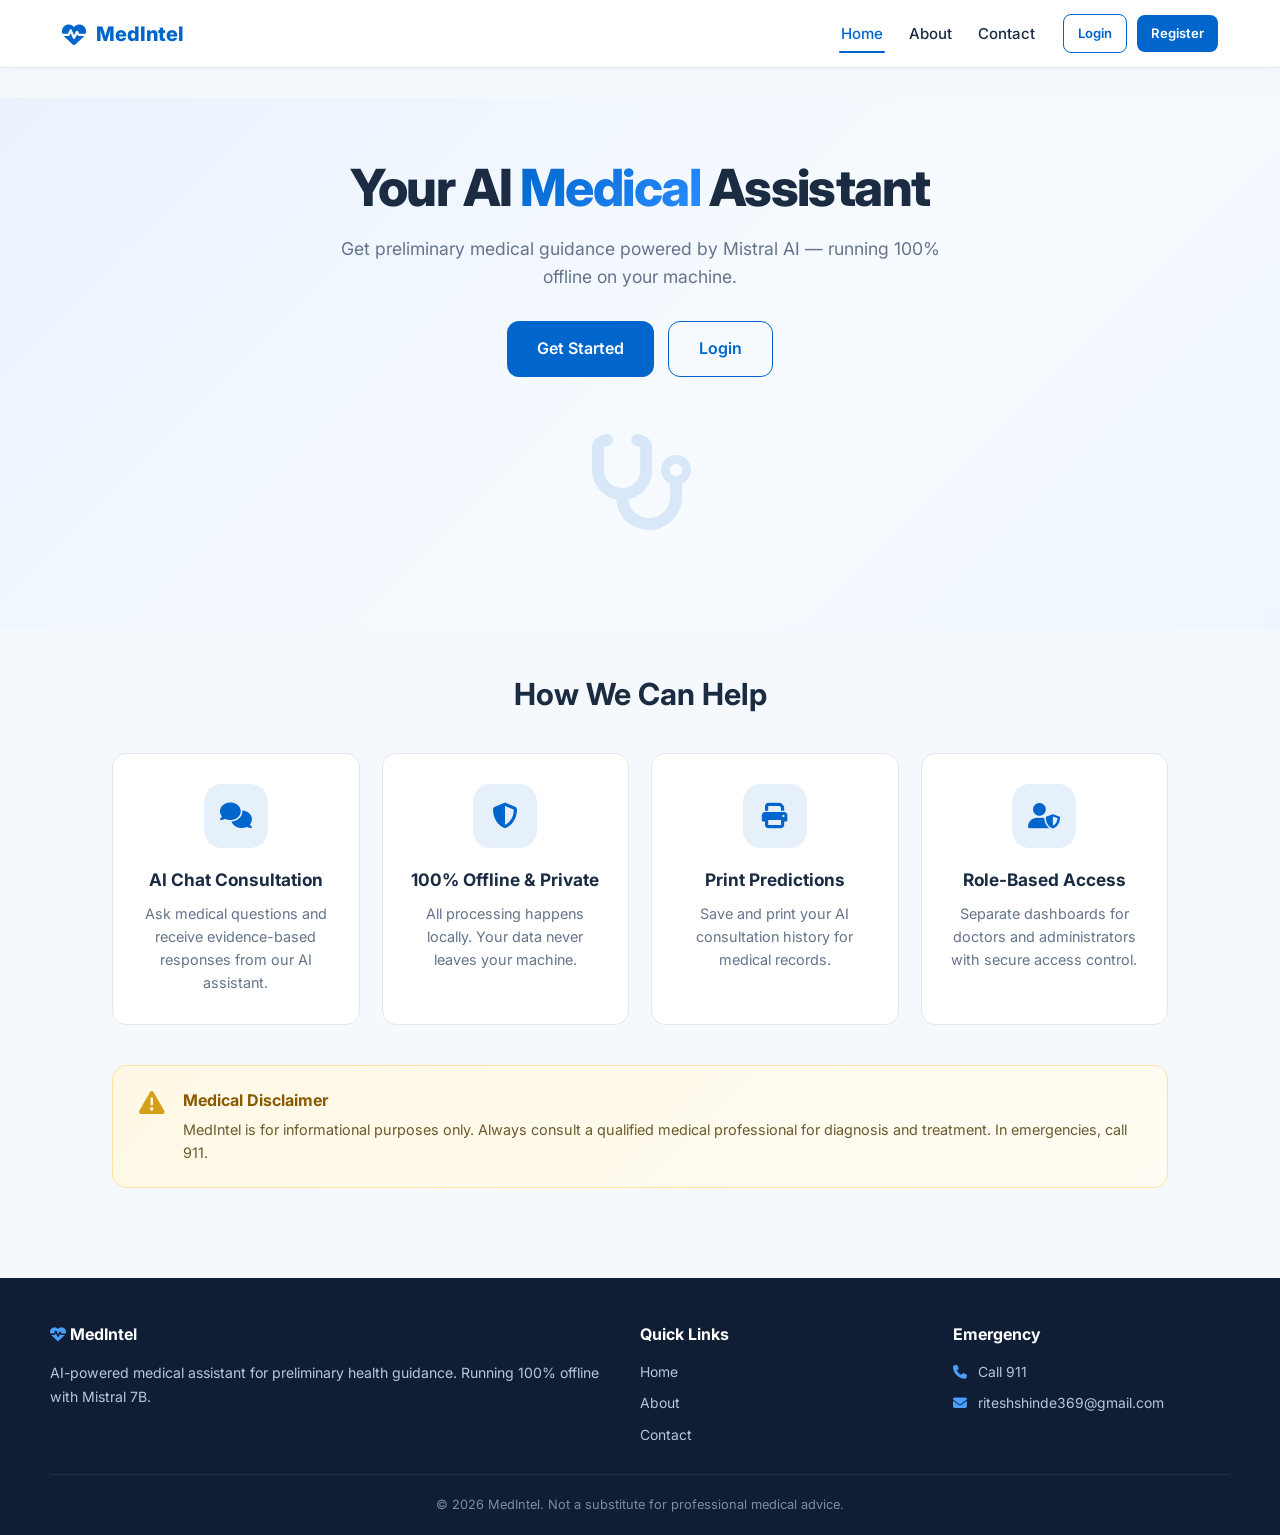
<file: medintel.html>
<!DOCTYPE html>
<html lang="en">
<head>
<meta charset="UTF-8" />
<meta name="viewport" content="width=device-width, initial-scale=1.0" />
<title>MedIntel — AI Medical Assistant</title>

<link rel="stylesheet" href="https://cdnjs.cloudflare.com/ajax/libs/font-awesome/6.4.0/css/all.min.css">
<link rel="preconnect" href="https://fonts.googleapis.com">
<link rel="preconnect" href="https://fonts.gstatic.com" crossorigin>
<link href="https://fonts.googleapis.com/css2?family=Inter:wght@300;400;500;600;700;800&display=swap" rel="stylesheet">

<style>
/* =========================================================
   THEME
   ========================================================= */
:root{
  --primary:#0066cc;
  --primary-dark:#004d99;
  --primary-light:#e6f0fa;
  --accent:#28a745;
  --danger:#dc3545;
  --warning:#ffc107;
  --ink:#1a2b42;
  --muted:#64748b;
  --line:#e2e8f0;
  --bg:#f5f8fc;
  --shadow:0 10px 30px -12px rgba(15,40,80,.18);
  --radius:14px;
}
*{margin:0;padding:0;box-sizing:border-box}
html,body{height:100%}
body{
  font-family:'Inter',system-ui,-apple-system,sans-serif;
  background:var(--bg); color:var(--ink); line-height:1.6;
  display:flex; flex-direction:column; min-height:100vh;
}
a{color:var(--primary); text-decoration:none; transition:.15s}
a:hover{color:var(--primary-dark)}
button{font-family:inherit; cursor:pointer}

/* =========================================================
   NAVBAR
   ========================================================= */
.navbar{
  background:#fff; border-bottom:1px solid var(--line);
  position:sticky; top:0; z-index:100;
  box-shadow:0 2px 10px -8px rgba(0,40,90,.25);
}
.nav-container{
  max-width:1200px; margin:0 auto;
  display:flex; align-items:center; justify-content:space-between;
  padding:14px 22px; gap:18px;
}
.nav-logo{
  display:flex; align-items:center; gap:10px;
  font-weight:800; font-size:1.25rem; color:var(--primary);
}
.nav-logo i{font-size:1.5rem}
.nav-menu{display:flex; align-items:center; gap:26px; flex:1; justify-content:flex-end}
.nav-links{display:flex; list-style:none; gap:22px; align-items:center; flex-wrap:wrap}
.nav-link{
  font-size:.94rem; font-weight:500; color:var(--ink);
  padding:6px 2px; position:relative;
}
.nav-link:hover,.nav-link.active{color:var(--primary)}
.nav-link.active::after{
  content:''; position:absolute; bottom:-4px; left:0; right:0;
  height:2px; background:var(--primary); border-radius:2px;
}
.nav-auth{display:flex; align-items:center; gap:10px}
.user-badge{
  display:inline-flex; align-items:center; gap:7px;
  font-size:.82rem; font-weight:600;
  padding:7px 14px; border-radius:999px;
  background:var(--primary-light); color:var(--primary);
}
.user-badge.admin{background:#fff3cd; color:#8a5a00}
.hamburger{
  display:none; background:none; border:none;
  flex-direction:column; gap:5px; padding:6px;
}
.hamburger span{
  width:24px; height:2.5px; background:var(--ink); border-radius:2px;
}

/* =========================================================
   BUTTONS
   ========================================================= */
.btn{
  display:inline-flex; align-items:center; justify-content:center; gap:8px;
  padding:11px 22px; border-radius:10px; border:none;
  font-size:.92rem; font-weight:600; cursor:pointer;
  transition:.18s; text-decoration:none;
}
.btn-primary{background:var(--primary); color:#fff}
.btn-primary:hover{background:var(--primary-dark); transform:translateY(-1px)}
.btn-outline{
  background:transparent; color:var(--primary);
  border:1.5px solid var(--primary);
}
.btn-outline:hover{background:var(--primary-light)}
.btn-danger{background:var(--danger); color:#fff}
.btn-danger:hover{background:#b02a37}
.btn-sm{padding:8px 14px; font-size:.82rem; border-radius:8px}
.btn-xs{padding:5px 10px; font-size:.75rem; border-radius:7px}
.btn-lg{padding:14px 30px; font-size:1rem; border-radius:12px}
.btn-block{width:100%}
.btn:disabled{background:#b9c8de; cursor:not-allowed; transform:none; opacity:.7}

/* =========================================================
   LAYOUT
   ========================================================= */
main{flex:1; padding:30px 0 50px}
.container{max-width:1180px; margin:0 auto; padding:0 22px}

.page-header{text-align:center; padding:30px 20px 40px}
.page-header h1{
  font-size:2.2rem; font-weight:800; letter-spacing:-.02em;
  margin-bottom:10px;
}
.page-header p{color:var(--muted); font-size:1.05rem}

.content-section{max-width:1100px; margin:0 auto; padding:0 22px}

/* =========================================================
   HERO
   ========================================================= */
.hero{
  background:linear-gradient(135deg,#eaf2fd 0%,#f7fbff 60%,#eef6ff 100%);
  padding:60px 22px 70px; margin-bottom:40px;
}
.hero-content{max-width:640px; margin:0 auto; text-align:center}
.hero h1{
  font-size:clamp(2rem,4.5vw,3.2rem);
  font-weight:800; letter-spacing:-.03em;
  line-height:1.15; margin-bottom:18px;
}
.hero h1 .highlight{
  background:linear-gradient(135deg,var(--primary),#2b8cff);
  -webkit-background-clip:text; -webkit-text-fill-color:transparent;
  background-clip:text;
}
.hero p{color:var(--muted); font-size:1.1rem; margin-bottom:30px}
.hero-buttons{display:flex; justify-content:center; gap:14px; flex-wrap:wrap}
.hero-graphic{
  text-align:center; margin-top:30px; font-size:6rem;
  color:var(--primary); opacity:.12;
}

/* =========================================================
   FEATURES
   ========================================================= */
.features{max-width:1100px; margin:0 auto; padding:0 22px 40px}
.features h2{
  text-align:center; font-size:1.9rem; font-weight:700;
  margin-bottom:34px;
}
.features-grid{
  display:grid; grid-template-columns:repeat(auto-fit,minmax(240px,1fr));
  gap:22px;
}
.feature-card{
  background:#fff; border:1px solid var(--line);
  border-radius:var(--radius); padding:30px 24px;
  text-align:center; transition:.22s;
}
.feature-card:hover{
  transform:translateY(-5px);
  box-shadow:var(--shadow); border-color:#c9dbf5;
}
.feature-icon{
  width:64px; height:64px; margin:0 auto 18px;
  border-radius:18px; display:grid; place-items:center;
  background:var(--primary-light); color:var(--primary);
  font-size:1.6rem;
}
.feature-card h3{font-size:1.08rem; margin-bottom:8px; font-weight:700}
.feature-card p{color:var(--muted); font-size:.9rem}

/* =========================================================
   DISCLAIMER
   ========================================================= */
.disclaimer-banner{max-width:1100px; margin:0 auto 40px; padding:0 22px}
.disclaimer-content{
  background:linear-gradient(135deg,#fff8e5,#fffcf3);
  border:1px solid #ffe3a3; border-radius:var(--radius);
  padding:22px 26px; display:flex; gap:18px; align-items:flex-start;
}
.disclaimer-content i{color:#d4a017; font-size:1.6rem; margin-top:2px}
.disclaimer-content h3{font-size:1rem; color:#8a5a00; margin-bottom:5px}
.disclaimer-content p{font-size:.9rem; color:#6b5a2b}

/* =========================================================
   ABOUT
   ========================================================= */
.about-grid{
  display:grid; grid-template-columns:repeat(auto-fit,minmax(240px,1fr));
  gap:22px;
}
.about-card{
  background:#fff; border:1px solid var(--line);
  border-radius:var(--radius); padding:32px 26px;
  transition:.22s;
}
.about-card:hover{transform:translateY(-4px); box-shadow:var(--shadow)}
.about-card i{
  font-size:1.7rem; color:var(--primary);
  background:var(--primary-light);
  width:56px; height:56px; border-radius:16px;
  display:grid; place-items:center; margin-bottom:16px;
}
.about-card h3{font-size:1.08rem; margin-bottom:8px; font-weight:700}
.about-card p{color:var(--muted); font-size:.9rem}

/* =========================================================
   CONTACT
   ========================================================= */
.contact-grid{
  display:grid; grid-template-columns:1fr 1.2fr; gap:30px;
}
@media(max-width:800px){.contact-grid{grid-template-columns:1fr}}
.contact-info{
  background:#fff; border:1px solid var(--line);
  border-radius:var(--radius); padding:34px 28px;
  display:flex; flex-direction:column; gap:26px;
}
.contact-item{display:flex; gap:16px; align-items:flex-start}
.contact-item i{
  width:44px; height:44px; flex-shrink:0; border-radius:12px;
  background:var(--primary-light); color:var(--primary);
  display:grid; place-items:center; font-size:1.05rem;
}
.contact-item h3{font-size:.95rem; margin-bottom:2px}
.contact-item p{color:var(--muted); font-size:.88rem}
.contact-form-card{
  background:#fff; border:1px solid var(--line);
  border-radius:var(--radius); padding:34px 30px;
}
.contact-form-card h3{font-size:1.15rem; margin-bottom:22px; font-weight:700}

/* =========================================================
   FORMS
   ========================================================= */
.form-group{margin-bottom:18px}
.form-group label{
  display:block; font-size:.84rem; font-weight:600;
  margin-bottom:7px;
}
.form-group input,.form-group textarea,.form-group select{
  width:100%; padding:12px 16px; border-radius:10px;
  border:1.5px solid var(--line); background:#fbfdff;
  font-size:.92rem; font-family:inherit; color:var(--ink);
  transition:.18s; outline:none;
}
.form-group input:focus,.form-group textarea:focus{
  border-color:var(--primary); background:#fff;
  box-shadow:0 0 0 4px rgba(0,102,204,.10);
}
.form-group textarea{resize:vertical; min-height:110px}

/* =========================================================
   AUTH
   ========================================================= */
.auth-page{
  min-height:calc(100vh - 250px);
  display:flex; align-items:center; justify-content:center;
  padding:40px 20px;
}
.auth-card{
  width:100%; max-width:480px; background:#fff;
  border-radius:20px; padding:44px 40px;
  box-shadow:var(--shadow); border:1px solid var(--line);
}
.auth-header{text-align:center; margin-bottom:30px}
.auth-header i{
  width:70px; height:70px; border-radius:20px;
  background:linear-gradient(135deg,var(--primary),#2b8cff);
  color:#fff; display:grid; place-items:center;
  font-size:1.8rem; margin:0 auto 16px;
  box-shadow:0 14px 28px -14px rgba(0,102,204,.7);
}
.auth-header h2{font-size:1.5rem; font-weight:700; margin-bottom:5px}
.auth-header p{color:var(--muted); font-size:.9rem}
.auth-footer{
  text-align:center; margin-top:22px; padding-top:20px;
  border-top:1px solid var(--line);
  font-size:.88rem; color:var(--muted);
}

/* =========================================================
   DASHBOARD
   ========================================================= */
.dashboard-page{max-width:1180px; margin:0 auto; padding:0 22px}
.dashboard-header{
  background:linear-gradient(135deg,#eaf2fd,#f7fbff);
  border-radius:var(--radius); padding:32px 30px;
  margin-bottom:26px; border:1px solid #d8e7fb;
}
.dashboard-header h1{font-size:1.7rem; font-weight:800; margin-bottom:5px}
.dashboard-header p{color:var(--muted)}

.stats-row{
  display:grid; grid-template-columns:repeat(auto-fit,minmax(220px,1fr));
  gap:20px; margin-bottom:26px;
}
.stat-card{
  background:#fff; border:1px solid var(--line);
  border-radius:var(--radius); padding:22px 22px;
  display:flex; align-items:center; gap:16px;
}
.stat-icon{
  width:54px; height:54px; border-radius:15px;
  display:grid; place-items:center;
  font-size:1.3rem; flex-shrink:0;
}
.stat-icon.blue{background:#e6f0fa; color:#0066cc}
.stat-icon.green{background:#e6f7ec; color:#116b32}
.stat-icon.purple{background:#f3e8ff; color:#7c3aed}
.stat-info h3{font-size:1.3rem; font-weight:700}
.stat-info p{font-size:.82rem; color:var(--muted)}

.dash-grid{
  display:grid; grid-template-columns:repeat(auto-fit,minmax(220px,1fr));
  gap:20px; margin-bottom:30px;
}
.dash-card{
  background:#fff; border:1px solid var(--line);
  border-radius:var(--radius); padding:24px 22px;
  transition:.2s;
}
.dash-card:hover{transform:translateY(-3px); box-shadow:var(--shadow)}
.dash-card i{
  font-size:1.4rem; color:var(--primary);
  background:var(--primary-light);
  width:48px; height:48px; border-radius:13px;
  display:grid; place-items:center; margin-bottom:14px;
}
.dash-card h3{font-size:.95rem; margin-bottom:4px; font-weight:700}
.dash-card p{color:var(--muted); font-size:.85rem}

/* quick actions */
.quick-actions{
  display:grid; grid-template-columns:repeat(auto-fit,minmax(220px,1fr));
  gap:20px; margin-bottom:30px;
}
.action-card{
  background:#fff; border:1px solid var(--line);
  border-radius:var(--radius); padding:26px 22px;
  text-decoration:none; color:var(--ink);
  transition:.22s;
}
.action-card:hover{
  transform:translateY(-4px); box-shadow:var(--shadow);
  border-color:#c9dbf5; color:var(--primary);
}
.action-card i{
  font-size:1.5rem; color:var(--primary);
  margin-bottom:12px; display:block;
}
.action-card h3{font-size:1rem; margin-bottom:5px}
.action-card p{font-size:.85rem; color:var(--muted)}

/* section card */
.section-card{
  background:#fff; border:1px solid var(--line);
  border-radius:var(--radius); padding:24px 24px;
  margin-bottom:24px;
}
.section-header{
  display:flex; align-items:center; justify-content:space-between;
  margin-bottom:18px;
}
.section-header h2{font-size:1.05rem; font-weight:700}
.section-actions{
  display:flex; gap:10px; margin-bottom:22px; flex-wrap:wrap;
  justify-content:flex-end;
}

/* =========================================================
   TABLE
   ========================================================= */
.table-responsive{overflow-x:auto}
.table-wrap{
  background:#fff; border:1px solid var(--line);
  border-radius:var(--radius); overflow:hidden;
}
table{width:100%; border-collapse:collapse}
th,td{
  text-align:left; padding:14px 18px;
  border-bottom:1px solid var(--line); font-size:.88rem;
}
th{
  background:#f4f8fd; font-weight:700; font-size:.78rem;
  text-transform:uppercase; letter-spacing:.04em;
}
tr:last-child td{border-bottom:none}
tr:hover td{background:#fafcff}
.text-truncate{
  max-width:280px; overflow:hidden;
  text-overflow:ellipsis; white-space:nowrap;
}
.role-badge{
  display:inline-block; font-size:.72rem; font-weight:600;
  padding:4px 10px; border-radius:999px;
  background:#e6f0fa; color:#0066cc; text-transform:capitalize;
}
.role-badge.admin{background:#fff3cd; color:#8a5a00}

/* =========================================================
   HISTORY CARDS
   ========================================================= */
.history-list{display:flex; flex-direction:column; gap:16px}
.history-card{
  background:#fff; border:1px solid var(--line);
  border-radius:var(--radius); padding:20px 22px;
  transition:.18s;
}
.history-card:hover{border-color:#c9dbf5; box-shadow:0 8px 22px -18px rgba(15,40,80,.4)}
.history-meta{
  display:flex; align-items:center; justify-content:space-between;
  gap:14px; flex-wrap:wrap;
  padding-bottom:12px; margin-bottom:14px;
  border-bottom:1px dashed #dbe6f5; font-size:.8rem;
  color:var(--muted);
}
.history-meta-left{display:flex; gap:18px; flex-wrap:wrap; align-items:center}
.history-user,.history-date{display:flex; align-items:center; gap:7px}
.history-user i,.history-date i{color:var(--primary); font-size:.75rem}
.history-content{display:flex; flex-direction:column; gap:14px}
.history-question,.history-answer{
  padding:12px 16px; border-radius:10px; font-size:.9rem;
  line-height:1.65;
}
.history-question{background:#f4f8fd; border-left:3px solid var(--primary)}
.history-answer{background:#f7fdf9; border-left:3px solid var(--accent)}
.history-question strong,.history-answer strong{
  display:block; margin-bottom:6px;
  font-size:.82rem; text-transform:uppercase;
  letter-spacing:.03em;
}
.history-question strong{color:var(--primary)}
.history-answer strong{color:var(--accent)}
.history-question p,.history-answer p{
  margin:0; color:var(--ink); white-space:pre-wrap;
}

/* empty state */
.empty-state{
  background:#fff; border:1px dashed #cbd8ea;
  border-radius:var(--radius); padding:60px 30px;
  text-align:center; color:var(--muted);
}
.empty-state i{
  font-size:3rem; color:#cbd8ea; margin-bottom:16px;
  display:block;
}
.empty-state h3{font-size:1.15rem; margin-bottom:8px; color:var(--ink)}
.empty-state p{margin-bottom:22px}

/* =========================================================
   CHAT
   ========================================================= */
.chat-page{
  max-width:920px; margin:0 auto; padding:0 22px;
  display:flex; flex-direction:column;
  height:calc(100vh - 160px); min-height:520px;
}
.chat-container{
  background:#fff; border:1px solid var(--line);
  border-radius:var(--radius); overflow:hidden;
  flex:1; display:flex; flex-direction:column;
  box-shadow:var(--shadow);
}
.chat-header{
  padding:16px 22px; border-bottom:1px solid var(--line);
  display:flex; align-items:center; justify-content:space-between;
  gap:14px; background:linear-gradient(135deg,#f4f9ff,#fbfdff);
}
.chat-title{display:flex; align-items:center; gap:12px}
.chat-title > i{
  width:44px; height:44px; border-radius:13px;
  background:linear-gradient(135deg,var(--primary),#2b8cff);
  color:#fff; display:grid; place-items:center;
  font-size:1.1rem; flex-shrink:0;
}
.chat-title h2{font-size:1rem; font-weight:700}
.model-tag{
  font-size:.72rem; color:var(--muted);
  display:inline-flex; align-items:center; gap:5px;
}
.model-tag i{color:var(--primary); font-size:.7rem}
.chat-actions{display:flex; gap:8px}

.messages-area{
  flex:1; overflow-y:auto; padding:22px 22px 8px;
  display:flex; flex-direction:column; gap:16px;
  scroll-behavior:smooth;
}
.messages-area::-webkit-scrollbar{width:7px}
.messages-area::-webkit-scrollbar-thumb{background:#c7d5ea;border-radius:8px}

.welcome-msg{
  text-align:center; padding:26px 20px;
  background:linear-gradient(135deg,#f4f9ff,#fbfdff);
  border:1px dashed #c9dbf5; border-radius:14px;
  margin-bottom:12px;
}
.welcome-icon{
  width:64px; height:64px; margin:0 auto 14px;
  border-radius:18px; display:grid; place-items:center;
  background:linear-gradient(135deg,var(--primary),#2b8cff);
  color:#fff; font-size:1.6rem;
}
.welcome-msg h3{font-size:1.1rem; margin-bottom:6px}
.welcome-msg p{color:var(--muted); font-size:.88rem; margin-bottom:5px}
.welcome-msg .small-text{font-size:.78rem; color:#94a3b8}
.topic-suggestions{margin-top:20px}
.topic-suggestions h4{
  font-size:.82rem; color:var(--muted);
  margin-bottom:10px; text-transform:uppercase; letter-spacing:.04em;
}
.topic-btns{display:flex; flex-wrap:wrap; gap:8px; justify-content:center}
.topic-btn{
  font-size:.8rem; padding:7px 14px;
  border-radius:999px; border:1px solid #d6e3f5;
  background:#fff; color:var(--primary); cursor:pointer;
  transition:.15s;
}
.topic-btn:hover{background:var(--primary-light); border-color:#b8cdee}

.msg{
  max-width:85%; padding:13px 18px; border-radius:16px;
  font-size:.93rem; line-height:1.6; word-wrap:break-word;
  animation:rise .25s ease both;
}
@keyframes rise{from{opacity:0;transform:translateY(6px)}to{opacity:1;transform:none}}
.msg.user{
  align-self:flex-end;
  background:linear-gradient(135deg,var(--primary),#2b8cff);
  color:#fff; border-bottom-right-radius:4px;
}
.msg.bot{
  align-self:flex-start; background:#f7faff;
  border:1px solid var(--line); border-bottom-left-radius:4px;
}
.msg.bot h3{font-size:.98rem; color:#004d99; margin:10px 0 6px}
.msg.bot h3:first-child{margin-top:0}
.msg.bot ul{padding-left:20px; margin:6px 0}
.msg.bot li{margin:3px 0}
.msg.bot strong{color:#004d99}
.msg.bot p{margin:5px 0}
.msg .note{
  margin-top:10px; padding-top:8px; border-top:1px dashed #d5e1f2;
  font-size:.78rem; color:var(--muted);
}

.typing-indicator{
  display:none; align-items:center; gap:6px;
  padding:6px 22px 12px; font-size:.8rem; color:var(--muted);
}
.typing-indicator.active{display:flex}
.typing-indicator span:not(.typing-text){
  width:8px; height:8px; border-radius:50%;
  background:#93aacd; display:inline-block;
  animation:bounce 1.3s infinite ease-in-out;
}
.typing-indicator span:nth-child(2){animation-delay:.16s}
.typing-indicator span:nth-child(3){animation-delay:.32s}
.typing-text{margin-left:6px; font-style:italic}
@keyframes bounce{0%,80%,100%{transform:scale(.6);opacity:.5}40%{transform:scale(1);opacity:1}}

.chat-input-area{
  padding:14px 18px 16px; border-top:1px solid var(--line);
  background:#fbfdff;
}
.input-wrapper{
  display:flex; gap:10px; align-items:flex-end;
}
.input-wrapper textarea{
  flex:1; padding:12px 16px; border-radius:12px;
  border:1.5px solid var(--line); background:#fff;
  font-size:.93rem; font-family:inherit; outline:none;
  resize:none; max-height:140px; min-height:46px;
  transition:.2s;
}
.input-wrapper textarea:focus{
  border-color:var(--primary);
  box-shadow:0 0 0 4px rgba(0,102,204,.10);
}
.send-btn{
  width:46px; height:46px; border-radius:12px; border:none;
  background:linear-gradient(135deg,var(--primary),#2b8cff);
  color:#fff; font-size:1rem; cursor:pointer;
  transition:.18s; flex-shrink:0;
}
.send-btn:hover:not(:disabled){transform:translateY(-1px); filter:brightness(1.05)}
.send-btn:disabled{background:#b9c8de; cursor:not-allowed}
.input-disclaimer{
  font-size:.75rem; color:var(--muted);
  margin-top:9px; display:flex; align-items:center; gap:6px;
}
.input-disclaimer i{color:#d4a017}

/* =========================================================
   FLASH
   ========================================================= */
.flash-container{
  position:fixed; top:76px; right:22px; z-index:200;
  display:flex; flex-direction:column; gap:10px; max-width:360px;
}
.flash{
  padding:13px 18px; border-radius:11px;
  display:flex; align-items:center; justify-content:space-between;
  gap:14px; font-size:.88rem; font-weight:500;
  box-shadow:0 10px 24px -10px rgba(20,40,80,.35);
  animation:slideIn .3s ease both;
}
@keyframes slideIn{from{opacity:0;transform:translateX(30px)}to{opacity:1;transform:none}}
.flash-success{background:#e6f7ec; color:#116b32; border:1px solid #b8e3c8}
.flash-error{background:#fdeaec; color:#8c1f2b; border:1px solid #f3bac2}
.flash-info{background:#e6f0fa; color:#004d99; border:1px solid #b8d4f0}
.flash-close{background:none;border:none;font-size:1.3rem;color:inherit;cursor:pointer;line-height:1}

/* =========================================================
   FOOTER
   ========================================================= */
.footer{
  background:#0f1e35; color:#b9c6da;
  padding:44px 22px 20px; margin-top:auto;
}
.footer-container{
  max-width:1180px; margin:0 auto;
  display:grid; grid-template-columns:2fr 1fr 1fr;
  gap:36px; padding-bottom:28px;
  border-bottom:1px solid rgba(255,255,255,.08);
}
.footer-section h3,.footer-section h4{
  color:#fff; margin-bottom:14px; font-size:1rem;
}
.footer-section h3 i{color:#4a9eff}
.footer-section p{font-size:.88rem; line-height:1.7}
.footer-section ul{list-style:none; display:flex; flex-direction:column; gap:9px}
.footer-section ul li{font-size:.87rem}
.footer-section ul a{color:#b9c6da}
.footer-section ul a:hover{color:#fff}
.footer-section ul i{margin-right:7px; color:#4a9eff; width:14px}
.footer-bottom{
  text-align:center; padding-top:20px;
  font-size:.8rem; color:#7c8ba3;
}

/* =========================================================
   RESPONSIVE
   ========================================================= */
@media(max-width:860px){
  .nav-menu{
    position:absolute; top:100%; left:0; right:0;
    background:#fff; flex-direction:column; align-items:stretch;
    padding:20px 22px; gap:16px;
    border-bottom:1px solid var(--line);
    box-shadow:0 14px 24px -18px rgba(0,40,90,.4);
    display:none;
  }
  .nav-menu.open{display:flex}
  .nav-links{flex-direction:column; align-items:stretch; gap:6px}
  .nav-link{display:block; padding:10px 0}
  .nav-auth{flex-direction:column; align-items:stretch; gap:10px}
  .hamburger{display:flex}
  .hero h1{font-size:2rem}
  .page-header h1{font-size:1.7rem}
  .auth-card{padding:32px 24px}
  .footer-container{grid-template-columns:1fr; gap:26px}
  .chat-page{height:calc(100vh - 130px); padding:0 12px}
}

/* utilities */
.hidden{display:none !important}
.text-center{text-align:center}
.mt-20{margin-top:20px}
.mb-20{margin-bottom:20px}
.text-muted{color:var(--muted); font-size:.82rem; font-style:italic}
</style>
</head>
<body>

<!-- NAVBAR -->
<nav class="navbar no-print">
  <div class="nav-container">
    <a href="#/" class="nav-logo" data-nav>
      <i class="fas fa-heartbeat"></i><span>MedIntel</span>
    </a>

    <div class="nav-menu" id="navMenu">
      <ul class="nav-links">
        <li><a href="#/" class="nav-link" data-nav data-page="home">Home</a></li>
        <li><a href="#/about" class="nav-link" data-nav data-page="about">About</a></li>
        <li><a href="#/contact" class="nav-link" data-nav data-page="contact">Contact</a></li>

        <li class="role-doctor hidden"><a href="#/dashboard" class="nav-link" data-nav data-page="dashboard">Dashboard</a></li>
        <li class="role-doctor hidden"><a href="#/chat" class="nav-link" data-nav data-page="chat">Chat</a></li>
        <li class="role-doctor hidden"><a href="#/history" class="nav-link" data-nav data-page="history">History</a></li>

        <li class="role-admin hidden"><a href="#/admin" class="nav-link" data-nav data-page="admin">Admin</a></li>
        <li class="role-admin hidden"><a href="#/admin/users" class="nav-link" data-nav data-page="admin-users">Users</a></li>
        <li class="role-admin hidden"><a href="#/admin/chats" class="nav-link" data-nav data-page="admin-chats">All Chats</a></li>
      </ul>

      <div class="nav-auth" id="navAuth"></div>
    </div>

    <button class="hamburger" id="hamburger" aria-label="Toggle menu">
      <span></span><span></span><span></span>
    </button>
  </div>
</nav>

<div class="flash-container" id="flashContainer"></div>

<main id="app"></main>

<footer class="footer no-print">
  <div class="footer-container">
    <div class="footer-section">
      <h3><i class="fas fa-heartbeat"></i> MedIntel</h3>
      <p>AI-powered medical assistant for preliminary health guidance. Running 100% offline with Mistral 7B.</p>
    </div>
    <div class="footer-section">
      <h4>Quick Links</h4>
      <ul>
        <li><a href="#/" data-nav>Home</a></li>
        <li><a href="#/about" data-nav>About</a></li>
        <li><a href="#/contact" data-nav>Contact</a></li>
      </ul>
    </div>
    <div class="footer-section">
      <h4>Emergency</h4>
      <ul>
        <li><i class="fas fa-phone"></i> Call 911</li>
        <li><i class="fas fa-envelope"></i> riteshshinde369@gmail.com</li>
      </ul>
    </div>
  </div>
  <div class="footer-bottom">
    <p>&copy; 2026 MedIntel. Not a substitute for professional medical advice.</p>
  </div>
</footer>

<script>
/* =========================================================
   1. STORAGE
   ========================================================= */
const DB = {
  usersKey:'medintel_users',
  sessionKey:'medintel_session',
  chatsKey:'medintel_chats',

  users(){ try{return JSON.parse(localStorage.getItem(this.usersKey))||[]}catch{return[]} },
  saveUsers(u){ localStorage.setItem(this.usersKey, JSON.stringify(u)) },

  session(){ try{return JSON.parse(localStorage.getItem(this.sessionKey))}catch{return null} },
  setSession(u){ u ? localStorage.setItem(this.sessionKey, JSON.stringify(u))
                  : localStorage.removeItem(this.sessionKey) },

  chats(){ try{return JSON.parse(localStorage.getItem(this.chatsKey))||[]}catch{return[]} },
  saveChats(c){ localStorage.setItem(this.chatsKey, JSON.stringify(c)) },
  addChat(e){ const c=this.chats(); c.unshift(e); this.saveChats(c); },
  chatsByUser(uid){ return this.chats().filter(c=>c.user_id===uid) },
  deleteUserChats(uid){
    const c = this.chats().filter(x=>x.user_id!==uid);
    this.saveChats(c);
  }
};

/* seed admin + demo doctor */
(function seed(){
  const users = DB.users();
  let changed = false;

  if(!users.find(u=>u.username==='admin')){
    users.push({
      id:'u_admin',
      full_name:'System Admin',
      username:'admin',
      email:'admin@medintel.local',
      password:'admin123',
      role:'admin',
      created_at:new Date().toISOString()
    });
    changed = true;
  }

  if(!users.find(u=>u.username==='doctor')){
    users.push({
      id:'u_doctor_demo',
      full_name:'Dr. Demo Doctor',
      username:'doctor',
      email:'doctor@medintel.local',
      password:'doctor123',
      role:'doctor',
      created_at:new Date().toISOString()
    });
    changed = true;
  }

  if(changed) DB.saveUsers(users);
})();

/* =========================================================
   2. MOCK AI
   ========================================================= */
const AI = {
  kb:[
    { keys:['diabetes','blood sugar','glucose','mellitus'],
      html:`<h3>Diabetes Mellitus — Symptoms</h3>
      <ul>
        <li><strong>Polyuria</strong> — frequent urination</li>
        <li><strong>Polydipsia</strong> — excessive thirst</li>
        <li><strong>Polyphagia</strong> — increased hunger</li>
        <li>Fatigue, blurred vision, slow wound healing</li>
        <li>Unexplained weight loss (type 1)</li>
      </ul>
      <p>Diagnosis: fasting glucose ≥126 mg/dL, HbA1c ≥6.5%, or OGTT ≥200 mg/dL.</p>
      <div class="note">Lifestyle + metformin are first-line for type 2.</div>` },
    { keys:['malaria','plasmodium'],
      html:`<h3>Malaria — Treatment</h3>
      <p><strong>Uncomplicated P. falciparum:</strong> Artemisinin-based combination therapy (ACT) — e.g., artemether-lumefantrine.</p>
      <p><strong>Severe malaria:</strong> IV artesunate followed by ACT.</p>
      <p><strong>P. vivax/ovale:</strong> Chloroquine + primaquine (check G6PD).</p>
      <div class="note">Always confirm with rapid diagnostic test or blood smear.</div>` },
    { keys:['meningitis','meningococcal'],
      html:`<h3>Meningitis — Causes</h3>
      <ul>
        <li><strong>Bacterial:</strong> S. pneumoniae, N. meningitidis, H. influenzae, Listeria (neonates/elderly)</li>
        <li><strong>Viral:</strong> Enteroviruses, HSV-2, mumps</li>
        <li><strong>Fungal:</strong> Cryptococcus (immunocompromised)</li>
      </ul>
      <p>Classic triad: fever + neck stiffness + altered mental status.</p>
      <div class="note">Bacterial meningitis is a medical emergency — start empiric antibiotics immediately.</div>` },
    { keys:['osteomyelitis','bone infection'],
      html:`<h3>Osteomyelitis</h3>
      <p>Infection of bone, most commonly by <em>S. aureus</em>. Routes: hematogenous, contiguous spread, direct inoculation.</p>
      <p><strong>Diagnosis:</strong> MRI is the imaging of choice; blood cultures + bone biopsy for organism.</p>
      <p><strong>Treatment:</strong> prolonged IV antibiotics (4–6 weeks), surgical debridement if needed.</p>
      <div class="note">Risk factors: diabetes, IV drug use, prosthetic joints, recent surgery.</div>` },
    { keys:['leprosy','hansen'],
      html:`<h3>Leprosy (Hansen's Disease) — Symptoms</h3>
      <ul>
        <li>Hypopigmented or erythematous skin patches with <strong>loss of sensation</strong></li>
        <li>Thickened peripheral nerves</li>
        <li>Painless ulcers on hands/feet</li>
        <li>Nasal congestion, epistaxis (lepromatous form)</li>
      </ul>
      <p>Caused by <em>Mycobacterium leprae</em>. Treated with multi-drug therapy (dapsone + rifampicin + clofazimine).</p>` },
    { keys:['influenza','flu','fever'],
      html:`<h3>Influenza — Common Symptoms</h3>
      <ul>
        <li><strong>Sudden fever</strong> 38–40 °C</li>
        <li>Chills, sweats, muscle aches</li>
        <li>Dry cough, sore throat, runny nose</li>
        <li>Headache and marked fatigue</li>
      </ul>
      <div class="note">Seek care if breathing difficulty or high fever persists.</div>` },
    { keys:['ibuprofen','nsaid','painkiller'],
      html:`<h3>Ibuprofen — Side Effects</h3>
      <p><strong>Common:</strong> upset stomach, nausea, heartburn, dizziness.</p>
      <p><strong>Serious (rare):</strong> GI bleeding, kidney problems, cardiovascular risk with long-term use.</p>
      <div class="note">Do not exceed 1200 mg/day OTC without supervision.</div>` },
    { keys:['blood pressure','hypertension','bp'],
      html:`<h3>Managing Hypertension</h3>
      <ul>
        <li>DASH-style diet, sodium &lt; 1500–2300 mg/day</li>
        <li>150 min/week exercise</li>
        <li>Healthy weight, limit alcohol, stop smoking</li>
      </ul>
      <div class="note">Monitor BP and follow clinician's plan.</div>` },
    { keys:['headache','migraine'],
      html:`<h3>Headache Relief</h3>
      <p>Tension: dull band-like tightness.<br>Migraine: throbbing, one-sided, light sensitivity.</p>
      <p>Relief: dark quiet room, hydration, OTC analgesics.</p>
      <div class="note">Emergency if thunderclap onset or with fever + stiff neck.</div>` },
    { keys:['covid','coronavirus'],
      html:`<h3>COVID-19</h3>
      <p>Symptoms: fever, cough, fatigue, loss of taste/smell, breathlessness.</p>
      <p>Prevention: vaccination, hand hygiene, ventilation, masks.</p>` }
  ],
  answer(q){
    const s=(q||'').toLowerCase().trim();
    if(!s) return this.fallback();
    let best=null,score=0;
    for(const e of this.kb){
      let sc=0;
      for(const k of e.keys) if(s.includes(k)) sc++;
      if(sc>score){score=sc;best=e;}
    }
    return best ? best.html : this.fallback();
  },
  fallback(){
    return `<h3>I don't have that in my demo library</h3>
      <p>Try one of these:</p>
      <ul>
        <li>Diabetes symptoms</li>
        <li>Malaria treatment</li>
        <li>Meningitis causes</li>
        <li>Osteomyelitis</li>
        <li>Leprosy symptoms</li>
        <li>Influenza, ibuprofen, hypertension, headache, COVID-19</li>
      </ul>
      <div class="note">In a full deployment this would query the Mistral 7B RAG pipeline.</div>`;
  }
};

/* =========================================================
   3. HELPERS
   ========================================================= */
const $  = (s,r=document)=>r.querySelector(s);
const $$ = (s,r=document)=>[...r.querySelectorAll(s)];
const esc = s=>String(s).replace(/&/g,'&amp;').replace(/</g,'&lt;').replace(/>/g,'&gt;');
function fmtDate(iso){
  return new Date(iso).toLocaleString('en-US',
    {month:'short',day:'numeric',year:'numeric',hour:'2-digit',minute:'2-digit'});
}
function fmtDateShort(iso){
  return new Date(iso).toLocaleDateString('en-US',
    {month:'short',day:'numeric',year:'numeric'});
}
function toast(msg,type='info'){
  const box=$('#flashContainer');
  const el=document.createElement('div');
  el.className=`flash flash-${type}`;
  el.innerHTML=`<span>${esc(msg)}</span><button class="flash-close">&times;</button>`;
  el.querySelector('.flash-close').addEventListener('click',()=>el.remove());
  box.appendChild(el);
  setTimeout(()=>el.remove(),4200);
}
const uid = p => p+'_'+Date.now().toString(36)+Math.random().toString(36).slice(2,7);
const stripTags = html => html.replace(/<[^>]+>/g,' ').replace(/\s+/g,' ').trim();

/* =========================================================
   4. ROUTER
   ========================================================= */
const routes = {
  '':'home','/':'home',
  '/about':'about','/contact':'contact',
  '/login':'login','/register':'register',
  '/dashboard':'dashboard','/chat':'chat','/history':'history','/print':'print',
  '/admin':'admin','/admin/users':'admin-users','/admin/chats':'admin-chats',
  '/admin/print':'admin-print'
};

const PROTECTED = ['dashboard','chat','history','print','admin','admin-users','admin-chats','admin-print'];
const DOCTOR_PAGES = ['dashboard','chat','history','print'];
const ADMIN_PAGES  = ['admin','admin-users','admin-chats','admin-print'];

function currentRoute(){
  const h = location.hash.replace(/^#/,'') || '/';
  return routes[h] || 'home';
}
function navigate(h){ location.hash = h; }

function render(){
  const page = currentRoute();
  const user = DB.session();

  if(PROTECTED.includes(page) && !user){
    toast('Please log in first','error'); navigate('/login'); return;
  }
  if(DOCTOR_PAGES.includes(page) && user && !['doctor','admin'].includes(user.role)){
    toast('Doctors only','error'); navigate('/'); return;
  }
  if(ADMIN_PAGES.includes(page) && user && user.role !== 'admin'){
    toast('Admins only','error'); navigate('/'); return;
  }

  $$('.nav-link').forEach(a=>a.classList.toggle('active', a.dataset.page===page));

  const app = $('#app');
  app.innerHTML = (views[page]||views.home)(user);

  // per-page setup
  if(page==='chat')         setupChat();
  if(page==='login')        setupLogin();
  if(page==='register')     setupRegister();
  if(page==='contact')      setupContact();
  if(page==='admin-users')  setupAdminUsers();
  if(page==='history')      setupHistory();
  if(page==='admin-chats')  setupAdminChats();

  renderNavAuth();
  applyRoleVisibility();
  $('#navMenu').classList.remove('open');
}

/* =========================================================
   5. NAV AUTH
   ========================================================= */
function renderNavAuth(){
  const user = DB.session();
  const box = $('#navAuth');
  if(!user){
    box.innerHTML = `
      <a href="#/login" class="btn btn-sm btn-outline" data-nav>Login</a>
      <a href="#/register" class="btn btn-sm btn-primary" data-nav>Register</a>`;
  } else {
    const icon = user.role==='admin' ? 'shield-alt' : 'user-md';
    box.innerHTML = `
      <span class="user-badge ${user.role}">
        <i class="fas fa-${icon}"></i> ${esc(user.full_name)}
      </span>
      <a href="#" id="logoutBtn" class="btn btn-sm btn-outline">
        <i class="fas fa-sign-out-alt"></i> Logout
      </a>`;
    $('#logoutBtn').addEventListener('click', e=>{
      e.preventDefault();
      DB.setSession(null);
      toast('Logged out','success');
      navigate('/'); render();
    });
  }
}
function applyRoleVisibility(){
  const u = DB.session();
  $$('.role-doctor').forEach(el=>{
    el.classList.toggle('hidden',
      !(u && (u.role==='doctor'||u.role==='admin')));
  });
  $$('.role-admin').forEach(el=>{
    el.classList.toggle('hidden', !(u && u.role==='admin'));
  });
}

/* =========================================================
   6. VIEWS
   ========================================================= */
const views = {};

/* ---------- HOME ---------- */
views.home = user=>`
  <section class="hero">
    <div class="hero-content">
      <h1>Your AI <span class="highlight">Medical</span> Assistant</h1>
      <p>Get preliminary medical guidance powered by Mistral AI — running 100% offline on your machine.</p>
      <div class="hero-buttons">
        ${ user
          ? `<a href="#/dashboard" class="btn btn-primary btn-lg" data-nav>
               <i class="fas fa-columns"></i> ${u=>''}Go to Dashboard</a>
             ${ (user.role==='doctor'||user.role==='admin')
                ? `<a href="#/chat" class="btn btn-outline btn-lg" data-nav>
                     <i class="fas fa-comment-medical"></i> Start Chat</a>` : '' }`
          : `<a href="#/register" class="btn btn-primary btn-lg" data-nav>Get Started</a>
             <a href="#/login" class="btn btn-outline btn-lg" data-nav>Login</a>` }
      </div>
    </div>
    <div class="hero-graphic"><i class="fas fa-stethoscope"></i></div>
  </section>

  <section class="features">
    <h2>How We Can Help</h2>
    <div class="features-grid">
      <div class="feature-card">
        <div class="feature-icon"><i class="fas fa-comments"></i></div>
        <h3>AI Chat Consultation</h3>
        <p>Ask medical questions and receive evidence-based responses from our AI assistant.</p>
      </div>
      <div class="feature-card">
        <div class="feature-icon"><i class="fas fa-shield-alt"></i></div>
        <h3>100% Offline &amp; Private</h3>
        <p>All processing happens locally. Your data never leaves your machine.</p>
      </div>
      <div class="feature-card">
        <div class="feature-icon"><i class="fas fa-print"></i></div>
        <h3>Print Predictions</h3>
        <p>Save and print your AI consultation history for medical records.</p>
      </div>
      <div class="feature-card">
        <div class="feature-icon"><i class="fas fa-user-shield"></i></div>
        <h3>Role-Based Access</h3>
        <p>Separate dashboards for doctors and administrators with secure access control.</p>
      </div>
    </div>
  </section>

  <section class="disclaimer-banner">
    <div class="disclaimer-content">
      <i class="fas fa-exclamation-triangle"></i>
      <div>
        <h3>Medical Disclaimer</h3>
        <p>MedIntel is for informational purposes only. Always consult a qualified medical professional for diagnosis and treatment. In emergencies, call 911.</p>
      </div>
    </div>
  </section>`;

/* ---------- ABOUT ---------- */
views.about = ()=>`
  <div class="page-header">
    <h1>About MedIntel</h1>
    <p>Empowering healthcare professionals with AI-assisted medical guidance</p>
  </div>
  <div class="content-section">
    <div class="about-grid">
      <div class="about-card">
        <i class="fas fa-brain"></i>
        <h3>Powered by Mistral 7B</h3>
        <p>Our system uses the Mistral 7B Instruct model running locally via llama.cpp for fast, private inference on medical literature.</p>
      </div>
      <div class="about-card">
        <i class="fas fa-database"></i>
        <h3>Medical Knowledge Base</h3>
        <p>Built from curated medical textbooks and reference materials, indexed using FAISS vector search for accurate retrieval.</p>
      </div>
      <div class="about-card">
        <i class="fas fa-lock"></i>
        <h3>Privacy First</h3>
        <p>Everything runs offline — no cloud APIs, no data sharing. Your consultations stay on your machine.</p>
      </div>
      <div class="about-card">
        <i class="fas fa-code"></i>
        <h3>Open Architecture</h3>
        <p>Built with Flask, LangChain, and FAISS. Modular design allows easy extension and customization.</p>
      </div>
    </div>
  </div>`;

/* ---------- CONTACT ---------- */
views.contact = ()=>`
  <div class="page-header">
    <h1>Contact Us</h1>
    <p>Have questions or feedback? We'd love to hear from you.</p>
  </div>
  <div class="content-section">
    <div class="contact-grid">
      <div class="contact-info">
        <div class="contact-item">
          <i class="fas fa-envelope"></i>
          <div><h3>Email</h3><p>riteshshinde369@gmail.com</p></div>
        </div>
        <div class="contact-item">
          <i class="fas fa-phone"></i>
          <div><h3>Emergency</h3><p>For medical emergencies, call 911</p></div>
        </div>
        <div class="contact-item">
          <i class="fas fa-clock"></i>
          <div><h3>Availability</h3><p>MedIntel assistant available 24/7 (offline)</p></div>
        </div>
      </div>
      <div class="contact-form-card">
        <h3>Send a Message</h3>
        <form class="contact-form" id="contactForm">
          <div class="form-group">
            <label>Name</label>
            <input type="text" id="c-name" placeholder="Your name" required>
          </div>
          <div class="form-group">
            <label>Email</label>
            <input type="email" id="c-email" placeholder="your@email.com" required>
          </div>
          <div class="form-group">
            <label>Message</label>
            <textarea id="c-msg" rows="5" placeholder="Your message..." required></textarea>
          </div>
          <button type="submit" class="btn btn-primary btn-block">
            <i class="fas fa-paper-plane"></i> Send Message
          </button>
        </form>
      </div>
    </div>
  </div>`;

/* ---------- LOGIN ---------- */
views.login = ()=>`
  <div class="auth-page">
    <div class="auth-card">
      <div class="auth-header">
        <i class="fas fa-user-md"></i>
        <h2>Welcome Back</h2>
        <p>Sign in to your MedIntel account</p>
      </div>
      <form id="loginForm" autocomplete="off">
        <div class="form-group">
          <label><i class="fas fa-user"></i> Username</label>
          <input type="text" id="l-user" placeholder="Enter your username" required autofocus>
        </div>
        <div class="form-group">
          <label><i class="fas fa-lock"></i> Password</label>
          <input type="password" id="l-pass" placeholder="Enter your password" required>
        </div>
        <button type="submit" class="btn btn-primary btn-block">
          <i class="fas fa-sign-in-alt"></i> Login
        </button>
      </form>
      <div class="auth-footer">
        <p>Don't have an account? <a href="#/register" data-nav>Register here</a></p>
        <p style="margin-top:8px;font-size:.78rem;color:#94a3b8">
          Demo — admin: <strong>admin/admin123</strong> · doctor: <strong>doctor/doctor123</strong>
        </p>
      </div>
    </div>
  </div>`;

/* ---------- REGISTER ---------- */
views.register = ()=>`
  <div class="auth-page">
    <div class="auth-card">
      <div class="auth-header">
        <i class="fas fa-user-plus"></i>
        <h2>Create Account</h2>
        <p>Register as a Doctor on MedIntel</p>
      </div>
      <form id="registerForm" autocomplete="off">
        <div class="form-group">
          <label><i class="fas fa-id-card"></i> Full Name</label>
          <input type="text" id="r-name" placeholder="Dr. John Smith" required>
        </div>
        <div class="form-group">
          <label><i class="fas fa-user"></i> Username</label>
          <input type="text" id="r-user" placeholder="Choose a username" required>
        </div>
        <div class="form-group">
          <label><i class="fas fa-envelope"></i> Email</label>
          <input type="email" id="r-email" placeholder="doctor@example.com" required>
        </div>
        <div class="form-group">
          <label><i class="fas fa-lock"></i> Password</label>
          <input type="password" id="r-pass" placeholder="Choose a password" required>
        </div>
        <div class="form-group">
          <label><i class="fas fa-lock"></i> Confirm Password</label>
          <input type="password" id="r-pass2" placeholder="Confirm your password" required>
        </div>
        <button type="submit" class="btn btn-primary btn-block">
          <i class="fas fa-user-plus"></i> Register
        </button>
      </form>
      <div class="auth-footer">
        <p>Already have an account? <a href="#/login" data-nav>Login here</a></p>
      </div>
    </div>
  </div>`;

/* ---------- DOCTOR DASHBOARD ---------- */
views.dashboard = user=>{
  const myChats = DB.chatsByUser(user.id);
  const recent = myChats.slice(0,5);
  const rows = recent.length
    ? recent.map(c=>`
      <tr>
        <td class="text-truncate">${esc(c.query)}</td>
        <td class="text-truncate">${esc(stripTags(c.response).slice(0,100))}${stripTags(c.response).length>100?'…':''}</td>
        <td>${fmtDate(c.created_at)}</td>
        <td>
          <a href="#/print" class="btn btn-xs btn-outline" title="Print" data-nav>
            <i class="fas fa-print"></i>
          </a>
        </td>
      </tr>`).join('')
    : `<tr><td colspan="4" class="text-center" style="color:#94a3b8;padding:30px">
         No consultations yet. <a href="#/chat" data-nav>Start one →</a></td></tr>`;

  return `
  <div class="dashboard-page">
    <div class="page-header">
      <h1>Doctor Dashboard</h1>
      <p>Welcome back, ${esc(user.full_name)}</p>
    </div>

    <div class="stats-row">
      <div class="stat-card">
        <div class="stat-icon blue"><i class="fas fa-comment-medical"></i></div>
        <div class="stat-info"><h3>${myChats.length}</h3><p>Total Consultations</p></div>
      </div>
      <div class="stat-card">
        <div class="stat-icon green"><i class="fas fa-robot"></i></div>
        <div class="stat-info"><h3>Mistral 7B</h3><p>AI Model</p></div>
      </div>
      <div class="stat-card">
        <div class="stat-icon purple"><i class="fas fa-wifi"></i></div>
        <div class="stat-info"><h3>Offline</h3><p>Running Mode</p></div>
      </div>
    </div>

    <div class="quick-actions">
      <a href="#/chat" class="action-card" data-nav>
        <i class="fas fa-comment-medical"></i>
        <h3>New Consultation</h3>
        <p>Start a new AI chat</p>
      </a>
      <a href="#/history" class="action-card" data-nav>
        <i class="fas fa-history"></i>
        <h3>Chat History</h3>
        <p>View past consultations</p>
      </a>
      <a href="#/print" class="action-card" data-nav>
        <i class="fas fa-print"></i>
        <h3>Print All</h3>
        <p>Print consultation history</p>
      </a>
    </div>

    <div class="section-card">
      <div class="section-header">
        <h2><i class="fas fa-clock"></i> Recent Consultations</h2>
        <a href="#/history" class="btn btn-sm btn-outline" data-nav>View All</a>
      </div>
      <div class="table-responsive">
        <table>
          <thead>
            <tr><th>Question</th><th>Response (preview)</th><th>Date</th><th></th></tr>
          </thead>
          <tbody>${rows}</tbody>
        </table>
      </div>
    </div>
  </div>`;
};

/* ---------- CHAT ---------- */
views.chat = user=>`
  <div class="chat-page">
    <div class="chat-container">
      <div class="chat-header">
        <div class="chat-title">
          <i class="fas fa-comment-medical"></i>
          <div>
            <h2>AI Consultation</h2>
            <span class="model-tag"><i class="fas fa-microchip"></i> Mistral 7B (Offline)</span>
          </div>
        </div>
        <div class="chat-actions">
          <button class="btn btn-sm btn-outline" id="clearChat" title="Clear chat">
            <i class="fas fa-eraser"></i>
          </button>
          <a href="#/history" class="btn btn-sm btn-outline" title="History" data-nav>
            <i class="fas fa-history"></i>
          </a>
        </div>
      </div>

      <div class="messages-area" id="messagesArea">
        <div class="welcome-msg">
          <div class="welcome-icon"><i class="fas fa-user-md"></i></div>
          <h3>Welcome, ${esc(user.full_name)}</h3>
          <p>Describe symptoms or ask any medical question. Responses are based on indexed medical literature.</p>
          <p class="small-text"><i class="fas fa-info-circle"></i> This is an AI assistant — not a replacement for clinical judgment.</p>
          <div class="topic-suggestions">
            <h4>Quick Questions:</h4>
            <div class="topic-btns">
              <button class="topic-btn" data-msg="What are the symptoms of diabetes mellitus?">Diabetes symptoms</button>
              <button class="topic-btn" data-msg="What is the treatment for malaria?">Malaria treatment</button>
              <button class="topic-btn" data-msg="What are the causes of meningitis?">Meningitis causes</button>
              <button class="topic-btn" data-msg="What is osteomyelitis?">Osteomyelitis</button>
              <button class="topic-btn" data-msg="What are the symptoms of leprosy?">Leprosy symptoms</button>
            </div>
          </div>
        </div>
      </div>

      <div class="typing-indicator" id="typingIndicator">
        <span></span><span></span><span></span>
        <span class="typing-text">MedIntel is thinking…</span>
      </div>

      <div class="chat-input-area">
        <div class="input-wrapper">
          <textarea id="messageInput" placeholder="Type your medical question…" rows="1"></textarea>
          <button class="send-btn" id="sendBtn" disabled>
            <i class="fas fa-paper-plane"></i>
          </button>
        </div>
        <p class="input-disclaimer">
          <i class="fas fa-exclamation-circle"></i>
          In emergencies, call emergency services immediately.
        </p>
      </div>
    </div>
  </div>`;

/* ---------- DOCTOR HISTORY ---------- */
views.history = user=>{
  const chats = DB.chatsByUser(user.id);
  if(!chats.length){
    return `
    <div class="dashboard-page">
      <div class="page-header">
        <h1>Chat History</h1>
        <p>Your past AI consultations</p>
      </div>
      <div class="empty-state">
        <i class="fas fa-comments"></i>
        <h3>No consultations yet</h3>
        <p>Start your first AI consultation to see history here.</p>
        <a href="#/chat" class="btn btn-primary" data-nav>Start Consultation</a>
      </div>
    </div>`;
  }

  const cards = chats.map(c=>`
    <div class="history-card">
      <div class="history-meta">
        <span class="history-date">
          <i class="fas fa-calendar"></i> ${fmtDate(c.created_at)}
        </span>
        <a href="#/print" class="btn btn-xs btn-outline" data-nav>
          <i class="fas fa-print"></i> Print
        </a>
      </div>
      <div class="history-content">
        <div class="history-question">
          <strong><i class="fas fa-user-md"></i> Question:</strong>
          <p>${esc(c.query)}</p>
        </div>
        <div class="history-answer">
          <strong><i class="fas fa-robot"></i> AI Response:</strong>
          <p>${esc(stripTags(c.response))}</p>
        </div>
      </div>
    </div>`).join('');

  return `
  <div class="dashboard-page">
    <div class="page-header">
      <h1>Chat History</h1>
      <p>Your past AI consultations</p>
    </div>
    <div class="section-actions">
      <a href="#/chat" class="btn btn-primary" data-nav><i class="fas fa-plus"></i> New Consultation</a>
      <a href="#/print" class="btn btn-outline" data-nav><i class="fas fa-print"></i> Print All</a>
    </div>
    <div class="history-list">${cards}</div>
  </div>`;
};

/* ---------- PRINT ---------- */
views.print = user=>{
  const chats = DB.chatsByUser(user.id);
  const entries = chats.length
    ? chats.map(c=>`
      <div class="print-entry">
        <div class="print-meta">
          <strong>Doctor:</strong> ${esc(user.full_name)} &nbsp;|&nbsp;
          <strong>Date:</strong> ${fmtDate(c.created_at)}
        </div>
        <div class="print-q"><strong>Patient Question:</strong><p>${esc(c.query)}</p></div>
        <div class="print-a"><strong>AI Medical Response:</strong><p>${esc(stripTags(c.response))}</p></div>
      </div>`).join('')
    : `<p style="text-align:center;color:#94a3b8;padding:40px">No consultations to print.</p>`;

  return `
  <div class="print-area">
    <div class="print-header">
      <h1>MedIntel — Consultation Report</h1>
      <p>Generated ${fmtDate(new Date().toISOString())}</p>
      <p>Medical AI Consultation Report</p>
    </div>

    <div class="print-actions no-print">
      <button class="btn btn-primary" onclick="window.print()"><i class="fas fa-print"></i> Print</button>
      <button class="btn btn-outline" onclick="history.back()">Close</button>
    </div>

    ${entries}

    <div class="print-footer">
      <p><strong>Disclaimer:</strong> AI-generated for informational purposes only. Not a substitute for professional medical advice.</p>
      <p>&copy; 2026 MedIntel Medical Assistant</p>
    </div>
  </div>
  <style>
    .print-area{max-width:820px; margin:0 auto; padding:20px; font-family:'Times New Roman',serif; color:#333}
    .print-header{text-align:center; border-bottom:2px solid #0066cc; padding-bottom:15px; margin-bottom:25px}
    .print-header h1{color:#0066cc; font-size:22px; margin-bottom:5px}
    .print-header p{font-size:12px; color:#666}
    .print-actions{text-align:center; margin-bottom:20px; display:flex; gap:10px; justify-content:center}
    .print-entry{border:1px solid #ddd; border-radius:6px; padding:15px; margin-bottom:15px; page-break-inside:avoid}
    .print-meta{font-size:11px; color:#888; margin-bottom:10px; padding-bottom:8px; border-bottom:1px solid #eee}
    .print-q strong{color:#0066cc}
    .print-a strong{color:#28a745}
    .print-entry p{margin-top:5px; line-height:1.6; font-size:13px; white-space:pre-wrap}
    .print-footer{margin-top:30px; text-align:center; font-size:11px; color:#999; border-top:1px solid #ddd; padding-top:10px}
    @media print{.no-print{display:none !important} body{background:#fff}}
  </style>`;
};

/* ---------- ADMIN DASHBOARD ---------- */
views.admin = ()=>{
  const users = DB.users();
  const doctors = users.filter(u=>u.role==='doctor');
  const chats = DB.chats();
  const recentUsers = [...users].sort((a,b)=>new Date(b.created_at)-new Date(a.created_at)).slice(0,5);
  const recentChats = chats.slice(0,5);

  const userRows = recentUsers.map(u=>`
    <tr>
      <td>${esc(u.full_name)}</td>
      <td>${esc(u.username)}</td>
      <td>${esc(u.email)}</td>
      <td><span class="role-badge ${u.role==='admin'?'admin':''}">${esc(u.role)}</span></td>
      <td>${fmtDateShort(u.created_at)}</td>
    </tr>`).join('');

  const chatRows = recentChats.length
    ? recentChats.map(c=>`
      <tr>
        <td>${esc(c.user_name)}</td>
        <td class="text-truncate">${esc(c.query)}</td>
        <td>${fmtDate(c.created_at)}</td>
        <td>
          <a href="#/admin/print" class="btn btn-xs btn-outline" data-nav>
            <i class="fas fa-print"></i>
          </a>
        </td>
      </tr>`).join('')
    : `<tr><td colspan="4" class="text-center" style="color:#94a3b8;padding:30px">No chats yet.</td></tr>`;

  return `
  <div class="dashboard-page">
    <div class="page-header">
      <h1><i class="fas fa-shield-alt"></i> Admin Dashboard</h1>
      <p>System overview and management</p>
    </div>

    <div class="stats-row">
      <div class="stat-card">
        <div class="stat-icon blue"><i class="fas fa-users"></i></div>
        <div class="stat-info"><h3>${users.length}</h3><p>Total Users</p></div>
      </div>
      <div class="stat-card">
        <div class="stat-icon green"><i class="fas fa-user-md"></i></div>
        <div class="stat-info"><h3>${doctors.length}</h3><p>Doctors</p></div>
      </div>
      <div class="stat-card">
        <div class="stat-icon purple"><i class="fas fa-comment-medical"></i></div>
        <div class="stat-info"><h3>${chats.length}</h3><p>Total Chats</p></div>
      </div>
    </div>

    <div class="quick-actions">
      <a href="#/admin/users" class="action-card" data-nav>
        <i class="fas fa-users-cog"></i>
        <h3>Manage Users</h3>
        <p>View and manage all users</p>
      </a>
      <a href="#/admin/chats" class="action-card" data-nav>
        <i class="fas fa-comments"></i>
        <h3>All Chats</h3>
        <p>View all consultation logs</p>
      </a>
      <a href="#/admin/print" class="action-card" data-nav>
        <i class="fas fa-print"></i>
        <h3>Print All Chats</h3>
        <p>Print complete chat history</p>
      </a>
    </div>

    <div class="section-card">
      <div class="section-header">
        <h2><i class="fas fa-user-plus"></i> Recent Users</h2>
        <a href="#/admin/users" class="btn btn-sm btn-outline" data-nav>View All</a>
      </div>
      <div class="table-responsive">
        <table>
          <thead><tr><th>Name</th><th>Username</th><th>Email</th><th>Role</th><th>Joined</th></tr></thead>
          <tbody>${userRows}</tbody>
        </table>
      </div>
    </div>

    <div class="section-card">
      <div class="section-header">
        <h2><i class="fas fa-clock"></i> Recent Chats</h2>
        <a href="#/admin/chats" class="btn btn-sm btn-outline" data-nav>View All</a>
      </div>
      <div class="table-responsive">
        <table>
          <thead><tr><th>User</th><th>Question</th><th>Date</th><th></th></tr></thead>
          <tbody>${chatRows}</tbody>
        </table>
      </div>
    </div>
  </div>`;
};

/* ---------- ADMIN USERS ---------- */
views['admin-users'] = ()=>{
  const me = DB.session();
  const users = DB.users();
  const rows = users.map(u=>`
    <tr data-user="${u.id}">
      <td style="font-size:.78rem;color:#94a3b8">${esc(u.id)}</td>
      <td>${esc(u.full_name)}</td>
      <td>${esc(u.username)}</td>
      <td>${esc(u.email)}</td>
      <td><span class="role-badge ${u.role==='admin'?'admin':''}">${esc(u.role)}</span></td>
      <td>${fmtDateShort(u.created_at)}</td>
      <td>${DB.chatsByUser(u.id).length}</td>
      <td>
        ${ u.id === me.id
          ? `<span class="text-muted">You</span>`
          : `<button class="btn btn-xs btn-danger delete-user-btn" data-id="${u.id}" data-name="${esc(u.username)}">
               <i class="fas fa-trash"></i>
             </button>` }
      </td>
    </tr>`).join('');

  return `
  <div class="dashboard-page">
    <div class="page-header">
      <h1><i class="fas fa-users"></i> User Management</h1>
      <p>All registered users (${users.length} total)</p>
    </div>
    <div class="section-card">
      <div class="table-responsive">
        <table>
          <thead>
            <tr>
              <th>ID</th><th>Full Name</th><th>Username</th>
              <th>Email</th><th>Role</th><th>Joined</th>
              <th>Chats</th><th>Actions</th>
            </tr>
          </thead>
          <tbody>${rows}</tbody>
        </table>
      </div>
    </div>
  </div>`;
};

/* ---------- ADMIN CHATS ---------- */
views['admin-chats'] = ()=>{
  const chats = DB.chats();
  if(!chats.length){
    return `
    <div class="dashboard-page">
      <div class="page-header">
        <h1><i class="fas fa-comments"></i> All Chat Logs</h1>
        <p>0 total consultations</p>
      </div>
      <div class="empty-state">
        <i class="fas fa-comments"></i>
        <h3>No chats yet</h3>
        <p>Chat logs will appear here once doctors start consultations.</p>
      </div>
    </div>`;
  }

  const cards = chats.map(c=>`
    <div class="history-card">
      <div class="history-meta">
        <div class="history-meta-left">
          <span class="history-user"><i class="fas fa-user-md"></i> ${esc(c.user_name)}</span>
          <span class="history-date"><i class="fas fa-calendar"></i> ${fmtDate(c.created_at)}</span>
        </div>
        <a href="#/admin/print" class="btn btn-xs btn-outline" data-nav>
          <i class="fas fa-print"></i> Print
        </a>
      </div>
      <div class="history-content">
        <div class="history-question">
          <strong><i class="fas fa-question-circle"></i> Question:</strong>
          <p>${esc(c.query)}</p>
        </div>
        <div class="history-answer">
          <strong><i class="fas fa-robot"></i> AI Response:</strong>
          <p>${esc(stripTags(c.response))}</p>
        </div>
      </div>
    </div>`).join('');

  return `
  <div class="dashboard-page">
    <div class="page-header">
      <h1><i class="fas fa-comments"></i> All Chat Logs</h1>
      <p>${chats.length} total consultations</p>
    </div>
    <div class="section-actions">
      <a href="#/admin/print" class="btn btn-outline" data-nav><i class="fas fa-print"></i> Print All</a>
    </div>
    <div class="history-list">${cards}</div>
  </div>`;
};

/* ---------- ADMIN PRINT (all chats) ---------- */
views['admin-print'] = ()=>{
  const chats = DB.chats();
  const entries = chats.length
    ? chats.map(c=>`
      <div class="print-entry">
        <div class="print-meta">
          <strong>Doctor:</strong> ${esc(c.user_name)} &nbsp;|&nbsp;
          <strong>Date:</strong> ${fmtDate(c.created_at)}
        </div>
        <div class="print-q"><strong>Patient Question:</strong><p>${esc(c.query)}</p></div>
        <div class="print-a"><strong>AI Medical Response:</strong><p>${esc(stripTags(c.response))}</p></div>
      </div>`).join('')
    : `<p style="text-align:center;color:#94a3b8;padding:40px">No consultations to print.</p>`;

  return `
  <div class="print-area">
    <div class="print-header">
      <h1>MedIntel — All Consultations Report</h1>
      <p>Generated ${fmtDate(new Date().toISOString())}</p>
      <p>Complete AI Consultation History</p>
    </div>
    <div class="print-actions no-print">
      <button class="btn btn-primary" onclick="window.print()"><i class="fas fa-print"></i> Print</button>
      <button class="btn btn-outline" onclick="history.back()">Close</button>
    </div>
    ${entries}
    <div class="print-footer">
      <p><strong>Disclaimer:</strong> AI-generated for informational purposes only. Not a substitute for professional medical advice.</p>
      <p>&copy; 2026 MedIntel Medical Assistant</p>
    </div>
  </div>
  <style>
    .print-area{max-width:820px; margin:0 auto; padding:20px; font-family:'Times New Roman',serif; color:#333}
    .print-header{text-align:center; border-bottom:2px solid #0066cc; padding-bottom:15px; margin-bottom:25px}
    .print-header h1{color:#0066cc; font-size:22px; margin-bottom:5px}
    .print-header p{font-size:12px; color:#666}
    .print-actions{text-align:center; margin-bottom:20px; display:flex; gap:10px; justify-content:center}
    .print-entry{border:1px solid #ddd; border-radius:6px; padding:15px; margin-bottom:15px; page-break-inside:avoid}
    .print-meta{font-size:11px; color:#888; margin-bottom:10px; padding-bottom:8px; border-bottom:1px solid #eee}
    .print-q strong{color:#0066cc}
    .print-a strong{color:#28a745}
    .print-entry p{margin-top:5px; line-height:1.6; font-size:13px; white-space:pre-wrap}
    .print-footer{margin-top:30px; text-align:center; font-size:11px; color:#999; border-top:1px solid #ddd; padding-top:10px}
    @media print{.no-print{display:none !important} body{background:#fff}}
  </style>`;
};

/* =========================================================
   7. PAGE SETUP
   ========================================================= */
function setupLogin(){
  $('#loginForm').addEventListener('submit', e=>{
    e.preventDefault();
    const u = $('#l-user').value.trim();
    const p = $('#l-pass').value;
    const user = DB.users().find(x=>x.username===u && x.password===p);
    if(!user){ toast('Invalid username or password','error'); return; }
    DB.setSession(user);
    toast(`Welcome back, ${user.full_name}!`,'success');
    navigate(user.role==='admin' ? '/admin' : '/dashboard');
    render();
  });
}

function setupRegister(){
  $('#registerForm').addEventListener('submit', e=>{
    e.preventDefault();
    const full_name = $('#r-name').value.trim();
    const username  = $('#r-user').value.trim();
    const email     = $('#r-email').value.trim();
    const pass      = $('#r-pass').value;
    const pass2     = $('#r-pass2').value;

    if(pass !== pass2){ toast('Passwords do not match','error'); return; }
    if(pass.length < 6){ toast('Password must be at least 6 characters','error'); return; }

    const users = DB.users();
    if(users.find(u=>u.username===username)){ toast('Username already taken','error'); return; }
    if(users.find(u=>u.email===email)){ toast('Email already registered','error'); return; }

    const newUser = {
      id: uid('u'),
      full_name, username, email,
      password: pass,
      role: 'doctor',
      created_at: new Date().toISOString()
    };
    users.push(newUser);
    DB.saveUsers(users);
    DB.setSession(newUser);
    toast('Account created! Welcome to MedIntel.','success');
    navigate('/dashboard'); render();
  });
}

function setupContact(){
  const f = $('#contactForm');
  if(!f) return;
  f.addEventListener('submit', e=>{
    e.preventDefault();
    toast('Message sent! We will get back to you soon.','success');
    f.reset();
  });
}

/* ---------- CHAT ---------- */
function setupChat(){
  const box   = $('#messagesArea');
  const input = $('#messageInput');
  const send  = $('#sendBtn');
  const typing= $('#typingIndicator');
  const clear = $('#clearChat');
  const user  = DB.session();

  // auto-resize textarea
  input.addEventListener('input', ()=>{
    input.style.height = 'auto';
    input.style.height = Math.min(input.scrollHeight, 140) + 'px';
    send.disabled = !input.value.trim();
  });

  const addMsg = (html, who)=>{
    const d = document.createElement('div');
    d.className = `msg ${who}`;
    if(who==='bot') d.innerHTML = html;
    else d.textContent = html;
    box.appendChild(d);
    box.scrollTop = box.scrollHeight;
    return d;
  };

  let busy = false;
  async function handleSend(text){
    if(!text || busy) return;
    busy = true; send.disabled = true;
    addMsg(text, 'user');
    input.value = ''; input.style.height = 'auto';
    typing.classList.add('active');

    await new Promise(r=>setTimeout(r, 500 + Math.random()*500));
    const html = AI.answer(text);
    typing.classList.remove('active');
    addMsg(html, 'bot');

    DB.addChat({
      id: uid('c'),
      user_id: user.id,
      user_name: user.full_name,
      user_username: user.username,
      query: text,
      response: html,
      created_at: new Date().toISOString()
    });

    busy = false; input.focus();
  }

  send.addEventListener('click', ()=>handleSend(input.value.trim()));
  input.addEventListener('keydown', e=>{
    if(e.key==='Enter' && !e.shiftKey){
      e.preventDefault();
      handleSend(input.value.trim());
    }
  });
  $$('.topic-btn', box).forEach(b=>{
    b.addEventListener('click', ()=>handleSend(b.dataset.msg));
  });
  clear.addEventListener('click', ()=>{
    box.innerHTML = `
      <div class="welcome-msg">
        <div class="welcome-icon"><i class="fas fa-user-md"></i></div>
        <h3>Chat cleared</h3>
        <p>Ask a new medical question below.</p>
      </div>`;
    toast('Chat cleared','info');
    input.focus();
  });

  input.focus();
}

/* ---------- HISTORY ---------- */
function setupHistory(){ /* links handled by router */ }

/* ---------- ADMIN USERS ---------- */
function setupAdminUsers(){
  $$('.delete-user-btn').forEach(btn=>{
    btn.addEventListener('click', ()=>{
      const id = btn.dataset.id;
      const name = btn.dataset.name;
      if(!confirm(`Delete user "${name}"? This will also delete all their chats.`)) return;
      const users = DB.users().filter(u=>u.id!==id);
      DB.saveUsers(users);
      DB.deleteUserChats(id);
      toast(`User "${name}" deleted`,'success');
      render();
    });
  });
}

/* ---------- ADMIN CHATS ---------- */
function setupAdminChats(){ /* links handled by router */ }

/* =========================================================
   8. EVENTS / BOOT
   ========================================================= */
document.addEventListener('click', e=>{
  const link = e.target.closest('a[data-nav], a[href^="#/"]');
  if(!link) return;
  // allow the native hash change to fire, then re-render
  setTimeout(render, 0);
});
window.addEventListener('hashchange', render);

$('#hamburger').addEventListener('click', ()=>{
  $('#navMenu').classList.toggle('open');
});

(function boot(){
  if(!location.hash) location.hash = '#/';
  renderNavAuth();
  applyRoleVisibility();
  render();
})();
</script>
</body>
</html>
</file>
